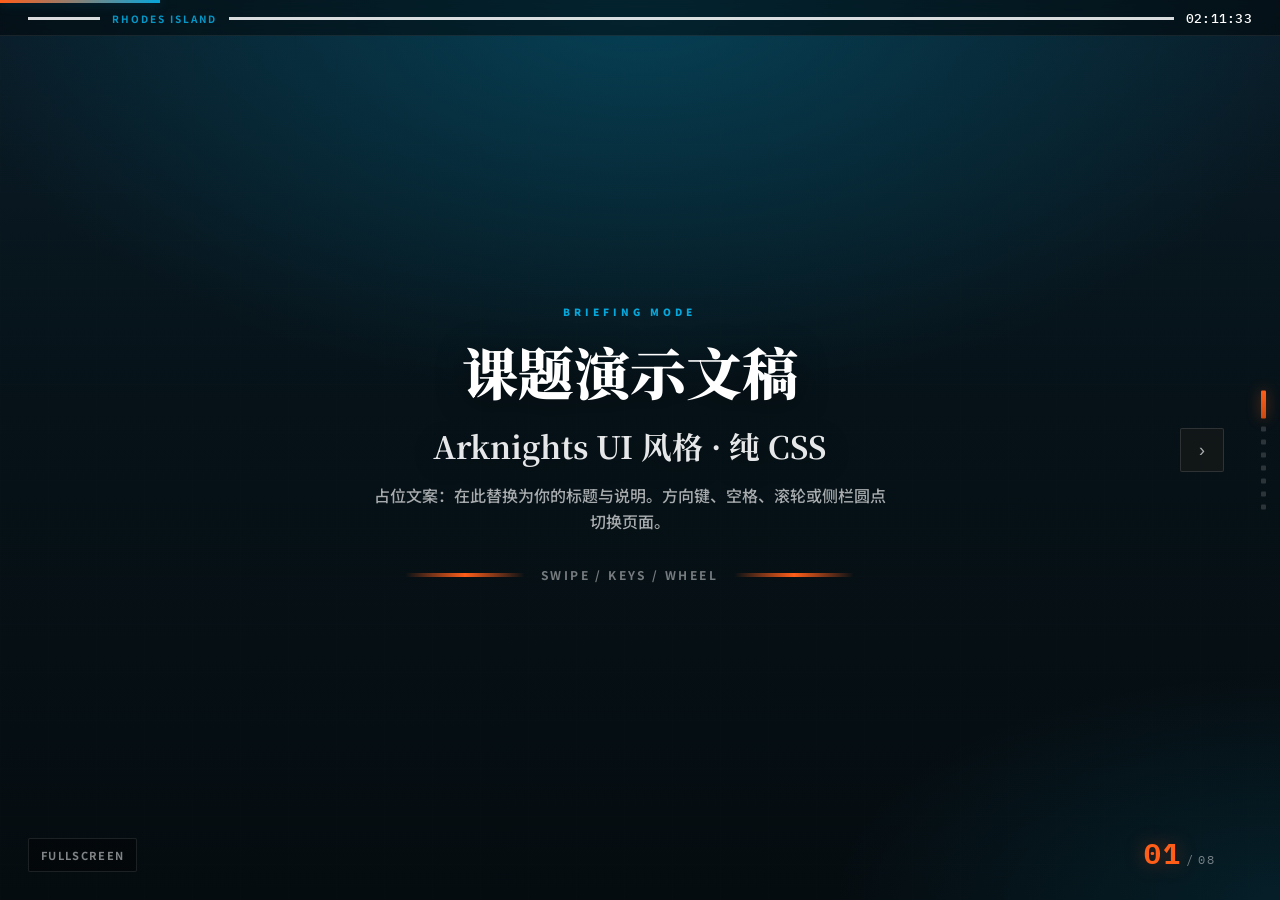
<file: arknights_template.html>
<!DOCTYPE html>
<html lang="zh-CN">
<head>
<meta charset="UTF-8">
<meta name="viewport" content="width=device-width, initial-scale=1.0">
<title>Rhodes Island Briefing — Web 演示</title>
<link rel="preconnect" href="https://fonts.googleapis.com">
<link rel="preconnect" href="https://fonts.gstatic.com" crossorigin>
<link href="https://fonts.googleapis.com/css2?family=Noto+Sans+SC:wght@400;500;700;900&family=Noto+Serif+SC:wght@700;900&family=IBM+Plex+Mono:wght@500&display=swap" rel="stylesheet">
<style>
*, *::before, *::after { margin: 0; padding: 0; box-sizing: border-box; }

:root {
  --ak-bg-deep: #061218;
  --ak-teal-dark: #0a2430;
  --ak-cyan: #05a7dc;
  --ak-cyan-glow: rgba(5, 167, 220, 0.35);
  --ak-cyan-dim: #016d8d;
  --ak-orange: #ff5e19;
  --ak-panel: #fdfdfb;
  --ak-panel-gray: #ebeceb;
  --ak-dark: #424242;
  --ak-black: #161919;
  --ak-text: #323232;
  --ak-text-muted: #6a6a6a;
  --ak-text-light: #e8eef2;
  --ak-line: rgba(255, 255, 255, 0.85);
  --slide-transition: 0.48s cubic-bezier(0.22, 1, 0.36, 1);
  --hud-pad: clamp(12px, 2.5vw, 28px);
  --content-max: 1100px;
}

html, body {
  width: 100%;
  height: 100%;
  overflow: hidden;
  font-family: 'Noto Sans SC', system-ui, sans-serif;
  background: var(--ak-bg-deep);
  color: var(--ak-text-light);
  -webkit-font-smoothing: antialiased;
}

/* ========== 背景：深青渐变 + 网格 ========== */
body::before {
  content: '';
  position: fixed;
  inset: 0;
  z-index: 0;
  pointer-events: none;
  background:
    radial-gradient(ellipse 100% 80% at 50% 0%, rgba(1, 109, 141, 0.45) 0%, transparent 55%),
    radial-gradient(ellipse 70% 50% at 100% 100%, rgba(5, 167, 220, 0.12) 0%, transparent 50%),
    linear-gradient(180deg, #0a1c28 0%, var(--ak-bg-deep) 45%, #050c10 100%);
}

body::after {
  content: '';
  position: fixed;
  inset: 0;
  z-index: 0;
  pointer-events: none;
  opacity: 0.07;
  background-image:
    linear-gradient(rgba(255,255,255,0.06) 1px, transparent 1px),
    linear-gradient(90deg, rgba(255,255,255,0.06) 1px, transparent 1px);
  background-size: 48px 48px;
  animation: gridDrift 80s linear infinite;
}

@keyframes gridDrift {
  0% { transform: translate(0, 0); }
  100% { transform: translate(48px, 48px); }
}

@media (prefers-reduced-motion: reduce) {
  body::after { animation: none; }
}

/* ========== 顶栏 HUD ========== */
.ak-topbar {
  position: fixed;
  top: 0;
  left: 0;
  right: 0;
  z-index: 1000;
  display: flex;
  align-items: center;
  gap: 12px;
  padding: 10px var(--hud-pad) 8px;
  background: rgba(0, 0, 0, 0.45);
  backdrop-filter: blur(8px);
  -webkit-backdrop-filter: blur(8px);
  border-bottom: 1px solid rgba(255, 255, 255, 0.08);
  pointer-events: none;
}
.ak-topbar .line-left {
  width: clamp(40px, 8vw, 72px);
  height: 3px;
  background: var(--ak-line);
  flex-shrink: 0;
}
.ak-topbar .line-right {
  flex: 1;
  height: 3px;
  background: var(--ak-line);
  min-width: 0;
}
.ak-topbar .time-block {
  font-family: 'IBM Plex Mono', 'Noto Sans SC', monospace;
  font-size: 13px;
  font-weight: 500;
  color: #fff;
  white-space: nowrap;
  letter-spacing: 0.02em;
  pointer-events: auto;
}
.ak-topbar .tag {
  font-size: 10px;
  font-weight: 700;
  letter-spacing: 0.2em;
  color: var(--ak-cyan);
  opacity: 0.9;
  pointer-events: auto;
}

/* ========== 进度条 ========== */
.progress-bar {
  position: fixed;
  top: 0;
  left: 0;
  height: 3px;
  z-index: 1001;
  background: linear-gradient(90deg, var(--ak-orange), var(--ak-cyan));
  transition: width 0.45s cubic-bezier(0.22, 1, 0.36, 1);
  box-shadow: 0 0 12px var(--ak-cyan-glow);
}

/* ========== 页码 ========== */
.slide-counter {
  position: fixed;
  bottom: var(--hud-pad);
  right: calc(var(--hud-pad) + 36px);
  z-index: 1000;
  font-family: 'IBM Plex Mono', monospace;
  font-size: 12px;
  color: rgba(255, 255, 255, 0.45);
  letter-spacing: 0.15em;
  display: flex;
  align-items: baseline;
  gap: 4px;
}
.slide-counter .current {
  font-size: 28px;
  font-weight: 700;
  color: var(--ak-orange);
  text-shadow: 0 0 20px rgba(255, 94, 25, 0.35);
}

/* ========== 导航点 ========== */
.nav-dots {
  position: fixed;
  right: 14px;
  top: 50%;
  transform: translateY(-50%);
  z-index: 1000;
  display: flex;
  flex-direction: column;
  gap: 8px;
}
.nav-dot {
  width: 5px;
  height: 5px;
  border-radius: 1px;
  background: rgba(255, 255, 255, 0.25);
  cursor: pointer;
  border: none;
  padding: 0;
  transition: height 0.3s ease, background 0.3s ease, box-shadow 0.3s ease;
  opacity: 0.6;
}
.nav-dot:hover {
  opacity: 1;
  background: var(--ak-cyan);
}
.nav-dot:focus-visible {
  outline: 2px solid var(--ak-orange);
  outline-offset: 2px;
}
.nav-dot.active {
  height: 28px;
  opacity: 1;
  background: linear-gradient(180deg, var(--ak-orange), #cc4a12);
  box-shadow: 0 0 14px rgba(255, 94, 25, 0.45);
}

/* ========== 箭头 ========== */
.nav-arrow {
  position: fixed;
  top: 50%;
  z-index: 1000;
  width: 44px;
  height: 44px;
  border: 1px solid rgba(255, 255, 255, 0.12);
  border-radius: 2px;
  background: rgba(22, 25, 25, 0.75);
  color: rgba(255, 255, 255, 0.65);
  font-size: 18px;
  cursor: pointer;
  transition: background 0.25s ease, border-color 0.25s ease, color 0.25s ease;
  display: flex;
  align-items: center;
  justify-content: center;
}
.nav-arrow:hover {
  background: rgba(5, 167, 220, 0.15);
  border-color: rgba(5, 167, 220, 0.45);
  color: #fff;
}
.nav-arrow:focus-visible {
  outline: 2px solid var(--ak-cyan);
  outline-offset: 2px;
}
.nav-arrow.prev { left: var(--hud-pad); transform: translateY(-50%); }
.nav-arrow.next { right: calc(var(--hud-pad) + 28px); transform: translateY(-50%); }
.nav-arrow.hidden { opacity: 0; pointer-events: none; }

/* ========== 全屏按钮 ========== */
.fs-btn {
  position: fixed;
  bottom: var(--hud-pad);
  left: var(--hud-pad);
  z-index: 1000;
  font-size: 11px;
  font-weight: 700;
  letter-spacing: 0.12em;
  color: rgba(255, 255, 255, 0.5);
  background: rgba(0, 0, 0, 0.35);
  border: 1px solid rgba(255, 255, 255, 0.1);
  padding: 8px 12px;
  border-radius: 2px;
  cursor: pointer;
  font-family: inherit;
  transition: color 0.2s, border-color 0.2s, background 0.2s;
}
.fs-btn:hover {
  color: var(--ak-cyan);
  border-color: rgba(5, 167, 220, 0.4);
  background: rgba(5, 167, 220, 0.08);
}
.fs-btn:focus-visible {
  outline: 2px solid var(--ak-orange);
  outline-offset: 2px;
}

/* ========== 幻灯片容器 ========== */
.slides-wrapper {
  position: relative;
  width: 100%;
  height: 100%;
  padding-top: 48px;
  z-index: 1;
}

.slide {
  position: absolute;
  inset: 0;
  display: flex;
  align-items: center;
  justify-content: center;
  padding: 52px clamp(48px, 6vw, 72px) 72px clamp(20px, 4vw, 56px);
  opacity: 0;
  transform: translateX(48px);
  transition: opacity var(--slide-transition), transform var(--slide-transition);
  pointer-events: none;
  z-index: 1;
}
.slide.active {
  opacity: 1;
  transform: translateX(0);
  pointer-events: auto;
  z-index: 10;
}
.slide.exit-left {
  opacity: 0;
  transform: translateX(-48px);
}
.slide.exit-right {
  opacity: 0;
  transform: translateX(48px);
}
.slide.enter-from-right {
  opacity: 0;
  transform: translateX(48px);
}
.slide.enter-from-left {
  opacity: 0;
  transform: translateX(-48px);
}

@media (prefers-reduced-motion: reduce) {
  .slide {
    transition: opacity 0.2s ease;
    transform: none !important;
  }
  .slide.exit-left, .slide.exit-right, .slide.enter-from-right, .slide.enter-from-left {
    opacity: 0;
  }
  .slide.active { opacity: 1; }
}

/* ========== 通用内层布局：侧栏 + 主区 ========== */
.slide-frame {
  display: grid;
  grid-template-columns: minmax(160px, 220px) 1fr;
  gap: clamp(16px, 3vw, 40px);
  max-width: var(--content-max);
  width: 100%;
  align-items: stretch;
  perspective: 1200px;
}

@media (max-width: 820px) {
  .slide-frame {
    grid-template-columns: 1fr;
    gap: 20px;
  }
  .ak-sidebar { order: 2; }
  .ak-main { order: 1; }
}

.ak-sidebar {
  display: flex;
  flex-direction: column;
  gap: 12px;
  transform: rotateY(6deg);
  transform-origin: right center;
  transition: transform 0.4s ease;
}
@media (max-width: 820px) {
  .ak-sidebar { transform: none; }
}

.ak-sidebar-label {
  font-size: 10px;
  font-weight: 900;
  letter-spacing: 0.35em;
  color: var(--ak-cyan);
  opacity: 0.85;
}

.voice-strip {
  background: rgba(0, 0, 0, 0.55);
  border: 1px solid rgba(255, 255, 255, 0.06);
  padding: 12px 14px;
  font-size: 12px;
  line-height: 1.55;
  color: rgba(255, 255, 255, 0.88);
  position: relative;
}
.voice-strip::before {
  content: 'VOICE';
  position: absolute;
  top: -14px;
  left: 8px;
  background: rgba(255, 255, 255, 0.88);
  color: #000;
  font-size: 9px;
  font-weight: 800;
  letter-spacing: 0.15em;
  padding: 2px 8px;
}

.chapter-pill {
  align-self: flex-start;
  background: var(--ak-dark);
  color: #fff;
  font-size: 11px;
  font-weight: 700;
  padding: 6px 12px;
  border-left: 3px solid var(--ak-orange);
}

.ak-main {
  min-width: 0;
}

/* ========== 卡片组件 ========== */
.ak-card {
  background: var(--ak-panel);
  color: var(--ak-text);
  border: 1px solid rgba(0, 0, 0, 0.06);
  box-shadow: 0 12px 40px rgba(0, 0, 0, 0.25);
  position: relative;
  overflow: hidden;
}
.ak-card::before {
  content: '';
  position: absolute;
  top: 0;
  left: 0;
  right: 0;
  height: 5px;
  background: var(--ak-orange);
  opacity: 0.95;
}
.ak-card--cyan::before {
  background: linear-gradient(90deg, var(--ak-cyan), var(--ak-cyan-dim));
}
.ak-card--dark {
  background: var(--ak-panel-gray);
}
.ak-card-inner {
  padding: 24px 28px 28px;
}

.ak-title {
  font-family: 'Noto Serif SC', serif;
  font-weight: 900;
  font-size: clamp(26px, 3.2vw, 38px);
  line-height: 1.25;
  color: var(--ak-text);
  margin-bottom: 8px;
}
.ak-title .sub {
  display: block;
  font-family: 'Noto Sans SC', sans-serif;
  font-size: 14px;
  font-weight: 500;
  color: var(--ak-text-muted);
  margin-top: 8px;
  letter-spacing: 0.02em;
}

.ak-list {
  list-style: none;
  margin-top: 16px;
}
.ak-list li {
  position: relative;
  padding: 10px 0 10px 22px;
  font-size: 15px;
  line-height: 1.55;
  border-bottom: 1px solid rgba(0, 0, 0, 0.06);
  color: var(--ak-text);
}
.ak-list li:last-child { border-bottom: none; }
.ak-list li::before {
  content: '';
  position: absolute;
  left: 0;
  top: 18px;
  width: 8px;
  height: 8px;
  background: var(--ak-cyan);
  border-radius: 1px;
  opacity: 0.85;
}

/* ========== 封面 ========== */
.cover-slide {
  flex-direction: column;
  text-align: center;
}
.cover-slide .slide-inner {
  max-width: 880px;
  width: 100%;
}
.cover-badge {
  display: inline-block;
  font-size: 10px;
  font-weight: 900;
  letter-spacing: 0.4em;
  color: var(--ak-cyan);
  margin-bottom: 20px;
}
.cover-hero {
  font-family: 'Noto Serif SC', serif;
  font-weight: 900;
  font-size: clamp(32px, 5vw, 56px);
  line-height: 1.15;
  color: #fff;
  text-shadow: 0 4px 32px rgba(0, 0, 0, 0.45);
  margin-bottom: 16px;
}
.cover-sub {
  font-size: 16px;
  font-weight: 500;
  color: rgba(255, 255, 255, 0.65);
  max-width: 520px;
  margin: 0 auto 32px;
  line-height: 1.6;
}
.cover-deco {
  display: flex;
  align-items: center;
  justify-content: center;
  gap: 16px;
  flex-wrap: wrap;
}
.cover-deco .bar {
  height: 4px;
  width: 120px;
  background: linear-gradient(90deg, transparent, var(--ak-orange), transparent);
}
.cover-deco span {
  font-size: 12px;
  font-weight: 700;
  letter-spacing: 0.2em;
  color: rgba(255, 255, 255, 0.45);
}

/* ========== 目录网格 ========== */
.toc-grid {
  display: grid;
  grid-template-columns: repeat(auto-fill, minmax(200px, 1fr));
  gap: 14px;
  margin-top: 8px;
}
.toc-item {
  background: var(--ak-panel);
  border: 1px solid rgba(0, 0, 0, 0.06);
  padding: 18px 16px 18px 20px;
  position: relative;
  text-align: left;
  transition: transform 0.2s ease, box-shadow 0.2s ease;
}
.toc-item::before {
  content: '';
  position: absolute;
  left: 0;
  top: 0;
  bottom: 0;
  width: 4px;
  background: var(--ak-cyan);
}
.toc-item:hover {
  transform: translateY(-2px);
  box-shadow: 0 8px 24px rgba(0, 0, 0, 0.12);
}
@media (prefers-reduced-motion: reduce) {
  .toc-item:hover { transform: none; }
}
.toc-item .num {
  font-family: 'IBM Plex Mono', monospace;
  font-size: 11px;
  color: var(--ak-orange);
  font-weight: 600;
  margin-bottom: 6px;
}
.toc-item .label {
  font-family: 'Noto Serif SC', serif;
  font-weight: 900;
  font-size: 17px;
  color: var(--ak-text);
}

/* ========== 两栏对比 ========== */
.two-col {
  display: grid;
  grid-template-columns: 1fr 1fr;
  gap: 16px;
  margin-top: 16px;
}
@media (max-width: 700px) {
  .two-col { grid-template-columns: 1fr; }
}
.mini-card {
  background: var(--ak-panel-gray);
  padding: 16px 18px;
  border-left: 4px solid var(--ak-dark);
  color: var(--ak-text);
}
.mini-card h4 {
  font-size: 13px;
  font-weight: 800;
  color: var(--ak-cyan-dim);
  margin-bottom: 8px;
  letter-spacing: 0.05em;
}
.mini-card p {
  font-size: 14px;
  line-height: 1.55;
}

/* ========== 数据条（装饰） ========== */
.stat-row {
  display: flex;
  align-items: center;
  gap: 12px;
  margin-top: 20px;
  flex-wrap: wrap;
}
.stat-pill {
  background: rgba(5, 167, 220, 0.12);
  border: 1px solid rgba(5, 167, 220, 0.35);
  color: #fff;
  font-size: 12px;
  font-weight: 700;
  padding: 8px 14px;
  border-radius: 2px;
}

/* ========== 结尾页 ========== */
.end-slide .ak-card-inner {
  text-align: center;
}
.end-hero {
  font-family: 'Noto Serif SC', serif;
  font-weight: 900;
  font-size: clamp(28px, 4vw, 42px);
  color: var(--ak-text);
  margin-bottom: 12px;
}
.end-note {
  font-size: 15px;
  color: var(--ak-text-muted);
  line-height: 1.65;
}

.anim-item {
  opacity: 0;
  transform: translateY(12px);
  animation: akFadeUp 0.6s ease forwards;
}
.slide.active .anim-item:nth-child(1) { animation-delay: 0.05s; }
.slide.active .anim-item:nth-child(2) { animation-delay: 0.12s; }
.slide.active .anim-item:nth-child(3) { animation-delay: 0.18s; }
.slide.active .anim-item:nth-child(4) { animation-delay: 0.24s; }
.slide.active .anim-item:nth-child(5) { animation-delay: 0.3s; }

@keyframes akFadeUp {
  to {
    opacity: 1;
    transform: translateY(0);
  }
}

@media (prefers-reduced-motion: reduce) {
  .anim-item {
    opacity: 1;
    transform: none;
    animation: none;
  }
}
</style>
</head>
<body>

<div class="ak-topbar" aria-hidden="true">
  <span class="line-left"></span>
  <span class="tag">RHODES ISLAND</span>
  <span class="line-right"></span>
  <span class="time-block" id="hudTime">--:--:--</span>
</div>

<div class="progress-bar" id="progressBar" role="progressbar" aria-valuemin="1" aria-valuemax="8" aria-valuenow="1" aria-label="演示进度"></div>

<button type="button" class="nav-arrow prev" id="prevBtn" aria-label="上一页">&#8249;</button>
<button type="button" class="nav-arrow next" id="nextBtn" aria-label="下一页">&#8250;</button>

<div class="nav-dots" id="navDots"></div>

<div class="slide-counter" aria-live="polite">
  <span class="current" id="currentSlide">01</span>
  <span>/</span>
  <span id="totalSlides">08</span>
</div>

<button type="button" class="fs-btn" id="fsBtn" title="全屏演示">FULLSCREEN</button>

<div class="slides-wrapper" id="slidesWrapper">

  <!-- 1 封面 -->
  <div class="slide cover-slide active" data-index="0">
    <div class="slide-inner">
      <div class="cover-badge anim-item">BRIEFING MODE</div>
      <h1 class="cover-hero anim-item">课题演示文稿<br><span style="font-size:0.55em;font-weight:700;opacity:0.9">Arknights UI 风格 · 纯 CSS</span></h1>
      <p class="cover-sub anim-item">占位文案：在此替换为你的标题与说明。方向键、空格、滚轮或侧栏圆点切换页面。</p>
      <div class="cover-deco anim-item">
        <span class="bar"></span>
        <span>SWIPE / KEYS / WHEEL</span>
        <span class="bar"></span>
      </div>
    </div>
  </div>

  <!-- 2 目录 -->
  <div class="slide" data-index="1">
    <div class="slide-frame">
      <aside class="ak-sidebar">
        <span class="ak-sidebar-label">INDEX</span>
        <div class="voice-strip">本页为目录结构示意，可按章节组织你的汇报内容。</div>
        <div class="chapter-pill">SECTION MAP</div>
      </aside>
      <div class="ak-main">
        <div class="ak-card">
          <div class="ak-card-inner">
            <h2 class="ak-title anim-item">演示目录 <span class="sub">Overview</span></h2>
            <div class="toc-grid">
              <div class="toc-item anim-item"><div class="num">01</div><div class="label">背景与目标</div></div>
              <div class="toc-item anim-item"><div class="num">02</div><div class="label">方法与过程</div></div>
              <div class="toc-item anim-item"><div class="num">03</div><div class="label">结果与数据</div></div>
              <div class="toc-item anim-item"><div class="num">04</div><div class="label">总结与展望</div></div>
            </div>
          </div>
        </div>
      </div>
    </div>
  </div>

  <!-- 3 背景 -->
  <div class="slide" data-index="2">
    <div class="slide-frame">
      <aside class="ak-sidebar">
        <span class="ak-sidebar-label">CHAPTER</span>
        <div class="voice-strip">简洁陈述问题来源：行业、用户或课程要求。</div>
        <div class="chapter-pill">01 背景</div>
      </aside>
      <div class="ak-main">
        <div class="ak-card ak-card--cyan">
          <div class="ak-card-inner">
            <h2 class="ak-title anim-item">项目背景 <span class="sub">为何而做</span></h2>
            <ul class="ak-list">
              <li class="anim-item">占位：描述场景与痛点，一两句话抓住听众注意力。</li>
              <li class="anim-item">占位：可引用政策、数据或用户反馈作为依据。</li>
              <li class="anim-item">占位：说明与既有方案或课程目标的关联。</li>
            </ul>
            <div class="stat-row anim-item">
              <span class="stat-pill">KPI · 可编辑</span>
              <span class="stat-pill">时间线 · 可编辑</span>
            </div>
          </div>
        </div>
      </div>
    </div>
  </div>

  <!-- 4 方法 -->
  <div class="slide" data-index="3">
    <div class="slide-frame">
      <aside class="ak-sidebar">
        <span class="ak-sidebar-label">CHAPTER</span>
        <div class="voice-strip">说明技术路线、调研方法或实验设计。</div>
        <div class="chapter-pill">02 方法</div>
      </aside>
      <div class="ak-main">
        <div class="ak-card">
          <div class="ak-card-inner">
            <h2 class="ak-title anim-item">方法与过程 <span class="sub">How</span></h2>
            <ul class="ak-list">
              <li class="anim-item">占位：步骤一 — 数据/用户/文献来源说明。</li>
              <li class="anim-item">占位：步骤二 — 工具链、框架或分析模型。</li>
              <li class="anim-item">占位：步骤三 — 迭代与验证方式。</li>
            </ul>
          </div>
        </div>
      </div>
    </div>
  </div>

  <!-- 5 对比 -->
  <div class="slide" data-index="4">
    <div class="slide-frame">
      <aside class="ak-sidebar">
        <span class="ak-sidebar-label">ANALYSIS</span>
        <div class="voice-strip">左右对照适合呈现「Before / After」或方案 A/B。</div>
        <div class="chapter-pill">对比</div>
      </aside>
      <div class="ak-main">
        <div class="ak-card ak-card--dark">
          <div class="ak-card-inner">
            <h2 class="ak-title anim-item">方案对比 <span class="sub">可选版式</span></h2>
            <div class="two-col">
              <div class="mini-card anim-item">
                <h4>方案 A</h4>
                <p>占位：优势、成本、风险各写一两句，保持简短。</p>
              </div>
              <div class="mini-card anim-item">
                <h4>方案 B</h4>
                <p>占位：与 A 对照，突出你的推荐及理由。</p>
              </div>
            </div>
          </div>
        </div>
      </div>
    </div>
  </div>

  <!-- 6 结果 -->
  <div class="slide" data-index="5">
    <div class="slide-frame">
      <aside class="ak-sidebar">
        <span class="ak-sidebar-label">RESULT</span>
        <div class="voice-strip">用数字与结论说话，图表可替换为截图或 SVG。</div>
        <div class="chapter-pill">03 结果</div>
      </aside>
      <div class="ak-main">
        <div class="ak-card ak-card--cyan">
          <div class="ak-card-inner">
            <h2 class="ak-title anim-item">关键结果 <span class="sub">Results</span></h2>
            <ul class="ak-list">
              <li class="anim-item">占位：核心指标一 + 同比/环比说明。</li>
              <li class="anim-item">占位：核心指标二 + 简要解读。</li>
              <li class="anim-item">占位：意外发现或局限（可选）。</li>
            </ul>
          </div>
        </div>
      </div>
    </div>
  </div>

  <!-- 7 展望 -->
  <div class="slide" data-index="6">
    <div class="slide-frame">
      <aside class="ak-sidebar">
        <span class="ak-sidebar-label">NEXT</span>
        <div class="voice-strip">后续计划、落地路径或开放问题。</div>
        <div class="chapter-pill">04 展望</div>
      </aside>
      <div class="ak-main">
        <div class="ak-card">
          <div class="ak-card-inner">
            <h2 class="ak-title anim-item">后续工作 <span class="sub">Roadmap</span></h2>
            <ul class="ak-list">
              <li class="anim-item">占位：短期迭代项（1–3 个月）。</li>
              <li class="anim-item">占位：中长期目标与依赖条件。</li>
              <li class="anim-item">占位：需要支持或协作的环节。</li>
            </ul>
          </div>
        </div>
      </div>
    </div>
  </div>

  <!-- 8 致谢 -->
  <div class="slide end-slide" data-index="7">
    <div class="slide-inner" style="max-width:640px">
      <div class="ak-card">
        <div class="ak-card-inner" style="padding-top:36px;padding-bottom:36px">
          <p class="end-hero anim-item">感谢聆听</p>
          <p class="end-note anim-item">Q&amp;A 欢迎提问。<br>本页样式参考明日方舟主界面 HUD 布局，未使用游戏拆包素材。</p>
          <div class="stat-row anim-item" style="justify-content:center;margin-top:28px">
            <span class="stat-pill">End of Deck</span>
          </div>
        </div>
      </div>
    </div>
  </div>

</div>

<script>
(function () {
  const hudTime = document.getElementById('hudTime');
  function tick() {
    const d = new Date();
    const pad = function (n) { return String(n).padStart(2, '0'); };
    hudTime.textContent = pad(d.getHours()) + ':' + pad(d.getMinutes()) + ':' + pad(d.getSeconds());
  }
  tick();
  setInterval(tick, 1000);

  const fsBtn = document.getElementById('fsBtn');
  fsBtn.addEventListener('click', function () {
    if (!document.fullscreenElement) {
      document.documentElement.requestFullscreen().catch(function () {});
    } else {
      document.exitFullscreen();
    }
  });

  const slides = document.querySelectorAll('.slide');
  const totalSlides = slides.length;
  let currentIndex = 0;
  let isTransitioning = false;

  document.getElementById('totalSlides').textContent = String(totalSlides).padStart(2, '0');

  const dotsContainer = document.getElementById('navDots');
  slides.forEach(function (_, i) {
    const dot = document.createElement('button');
    dot.type = 'button';
    dot.className = 'nav-dot' + (i === 0 ? ' active' : '');
    dot.setAttribute('aria-label', '第 ' + (i + 1) + ' 页');
    dot.addEventListener('click', function () { goToSlide(i); });
    dotsContainer.appendChild(dot);
  });

  function updateUI() {
    document.getElementById('currentSlide').textContent = String(currentIndex + 1).padStart(2, '0');
    var pct = ((currentIndex + 1) / totalSlides) * 100;
    document.getElementById('progressBar').style.width = pct + '%';
    document.getElementById('progressBar').setAttribute('aria-valuenow', String(currentIndex + 1));
    document.getElementById('progressBar').setAttribute('aria-valuemax', String(totalSlides));
    document.querySelectorAll('.nav-dot').forEach(function (d, i) {
      d.classList.toggle('active', i === currentIndex);
    });
    document.getElementById('prevBtn').classList.toggle('hidden', currentIndex === 0);
    document.getElementById('nextBtn').classList.toggle('hidden', currentIndex === totalSlides - 1);
  }

  function goToSlide(index) {
    if (isTransitioning || index === currentIndex || index < 0 || index >= totalSlides) return;
    isTransitioning = true;
    var direction = index > currentIndex ? 1 : -1;
    var prevEl = slides[currentIndex];
    var nextEl = slides[index];

    prevEl.classList.remove('active', 'exit-left', 'exit-right', 'enter-from-right', 'enter-from-left');
    prevEl.classList.add(direction > 0 ? 'exit-left' : 'exit-right');

    nextEl.classList.remove('active', 'exit-left', 'exit-right', 'enter-from-right', 'enter-from-left');
    nextEl.classList.add(direction > 0 ? 'enter-from-right' : 'enter-from-left');

    requestAnimationFrame(function () {
      void nextEl.offsetWidth;
      nextEl.classList.remove('enter-from-right', 'enter-from-left');
      nextEl.classList.add('active');
      currentIndex = index;
      updateUI();
      setTimeout(function () {
        prevEl.classList.remove('exit-left', 'exit-right');
        isTransitioning = false;
      }, 500);
    });
  }

  function nextSlide() { goToSlide(currentIndex + 1); }
  function prevSlide() { goToSlide(currentIndex - 1); }

  document.getElementById('nextBtn').addEventListener('click', nextSlide);
  document.getElementById('prevBtn').addEventListener('click', prevSlide);

  document.addEventListener('keydown', function (e) {
    if (e.key === 'ArrowRight' || e.key === 'ArrowDown' || e.key === ' ') {
      e.preventDefault();
      nextSlide();
    }
    if (e.key === 'ArrowLeft' || e.key === 'ArrowUp') {
      e.preventDefault();
      prevSlide();
    }
    if (e.key === 'Home') {
      e.preventDefault();
      goToSlide(0);
    }
    if (e.key === 'End') {
      e.preventDefault();
      goToSlide(totalSlides - 1);
    }
  });

  var touchStartX = 0;
  var touchStartY = 0;
  var wrapper = document.getElementById('slidesWrapper');

  wrapper.addEventListener('touchstart', function (e) {
    touchStartX = e.changedTouches[0].screenX;
    touchStartY = e.changedTouches[0].screenY;
  }, { passive: true });

  wrapper.addEventListener('touchend', function (e) {
    var touchEndX = e.changedTouches[0].screenX;
    var diffX = touchStartX - touchEndX;
    var diffY = Math.abs(touchStartY - e.changedTouches[0].screenY);
    if (Math.abs(diffX) > 50 && diffY < 100) {
      if (diffX > 0) nextSlide();
      else prevSlide();
    }
  }, { passive: true });

  var mouseDown = false;
  var mouseStartX = 0;
  wrapper.addEventListener('mousedown', function (e) {
    mouseDown = true;
    mouseStartX = e.clientX;
  });
  wrapper.addEventListener('mouseup', function (e) {
    if (!mouseDown) return;
    mouseDown = false;
    var diff = mouseStartX - e.clientX;
    if (Math.abs(diff) > 60) {
      if (diff > 0) nextSlide();
      else prevSlide();
    }
  });
  wrapper.addEventListener('mouseleave', function () { mouseDown = false; });

  var wheelCooldown = false;
  wrapper.addEventListener('wheel', function (e) {
    if (wheelCooldown) return;
    wheelCooldown = true;
    if (e.deltaY > 30 || e.deltaX > 30) nextSlide();
    else if (e.deltaY < -30 || e.deltaX < -30) prevSlide();
    setTimeout(function () { wheelCooldown = false; }, 800);
  }, { passive: true });

  updateUI();
})();
</script>
</body>
</html>
</file>
